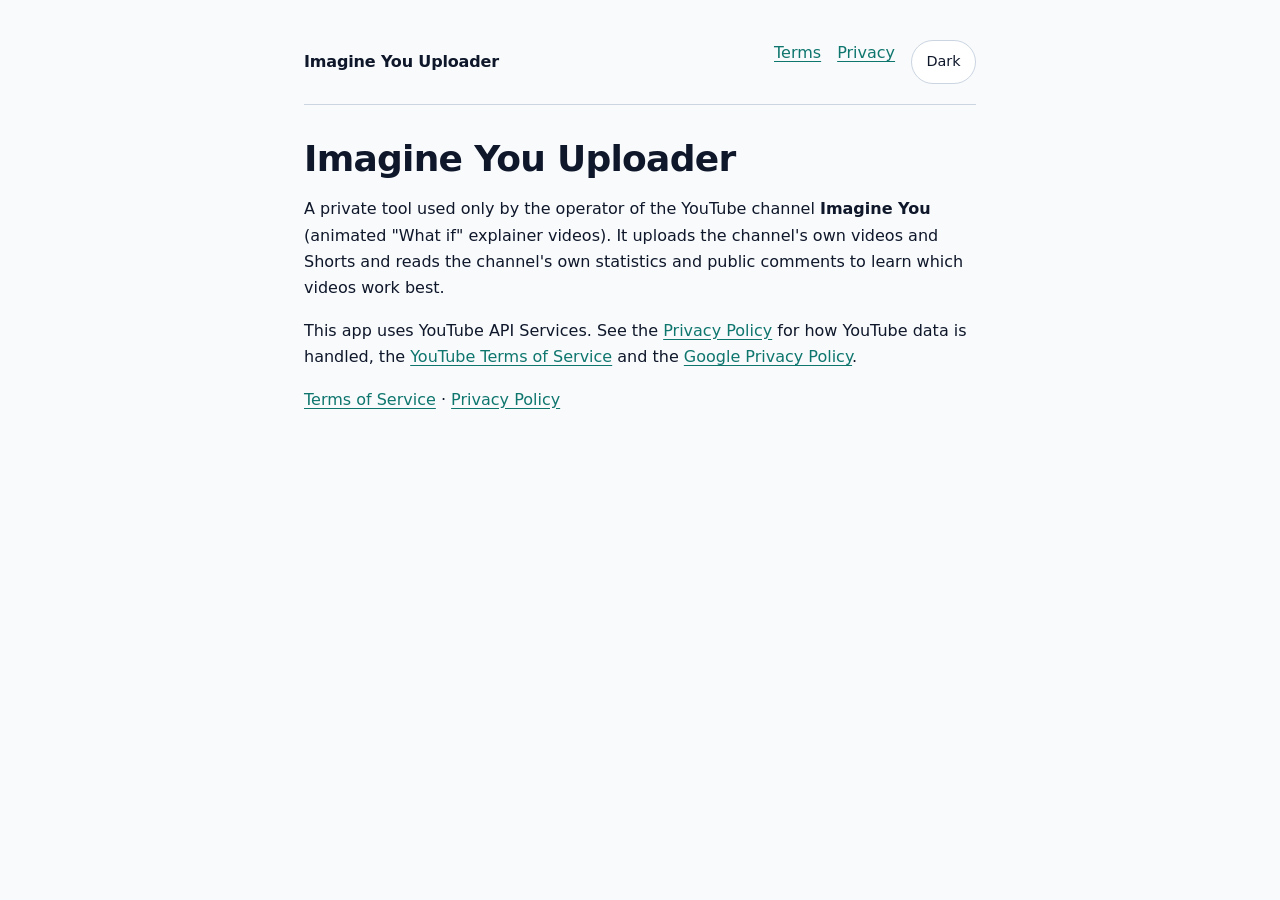
<file: index.html>
<!doctype html>
<html lang="en">
<head>
  <meta charset="utf-8">
  <meta name="viewport" content="width=device-width, initial-scale=1">
  <title>Imagine You Uploader</title>
  <meta name="description" content="Imagine You Uploader is a private tool that uploads the operator's own animated videos to the YouTube channel Imagine You and reads that channel's own statistics.">
  <link rel="stylesheet" href="style.css">
  <script src="theme.js"></script>
</head>
<body>
  <div class="wrap">
    <header>
      <span class="brand">Imagine You Uploader</span>
      <nav aria-label="Legal pages">
        <a href="terms.html">Terms</a>
        <a href="privacy.html">Privacy</a>
        <button class="theme" type="button">Dark</button>
      </nav>
    </header>
    <main>
      <h1>Imagine You Uploader</h1>
      <p>A private tool used only by the operator of the YouTube channel <strong>Imagine You</strong> (animated "What if" explainer videos). It uploads the channel's own videos and Shorts and reads the channel's own statistics and public comments to learn which videos work best.</p>
      <p>This app uses YouTube API Services. See the <a href="privacy.html">Privacy Policy</a> for how YouTube data is handled, the <a href="https://www.youtube.com/t/terms" rel="noopener">YouTube Terms of Service</a> and the <a href="https://policies.google.com/privacy" rel="noopener">Google Privacy Policy</a>.</p>
      <p><a href="terms.html">Terms of Service</a> · <a href="privacy.html">Privacy Policy</a></p>
    </main>
  </div>
</body>
</html>
</file>
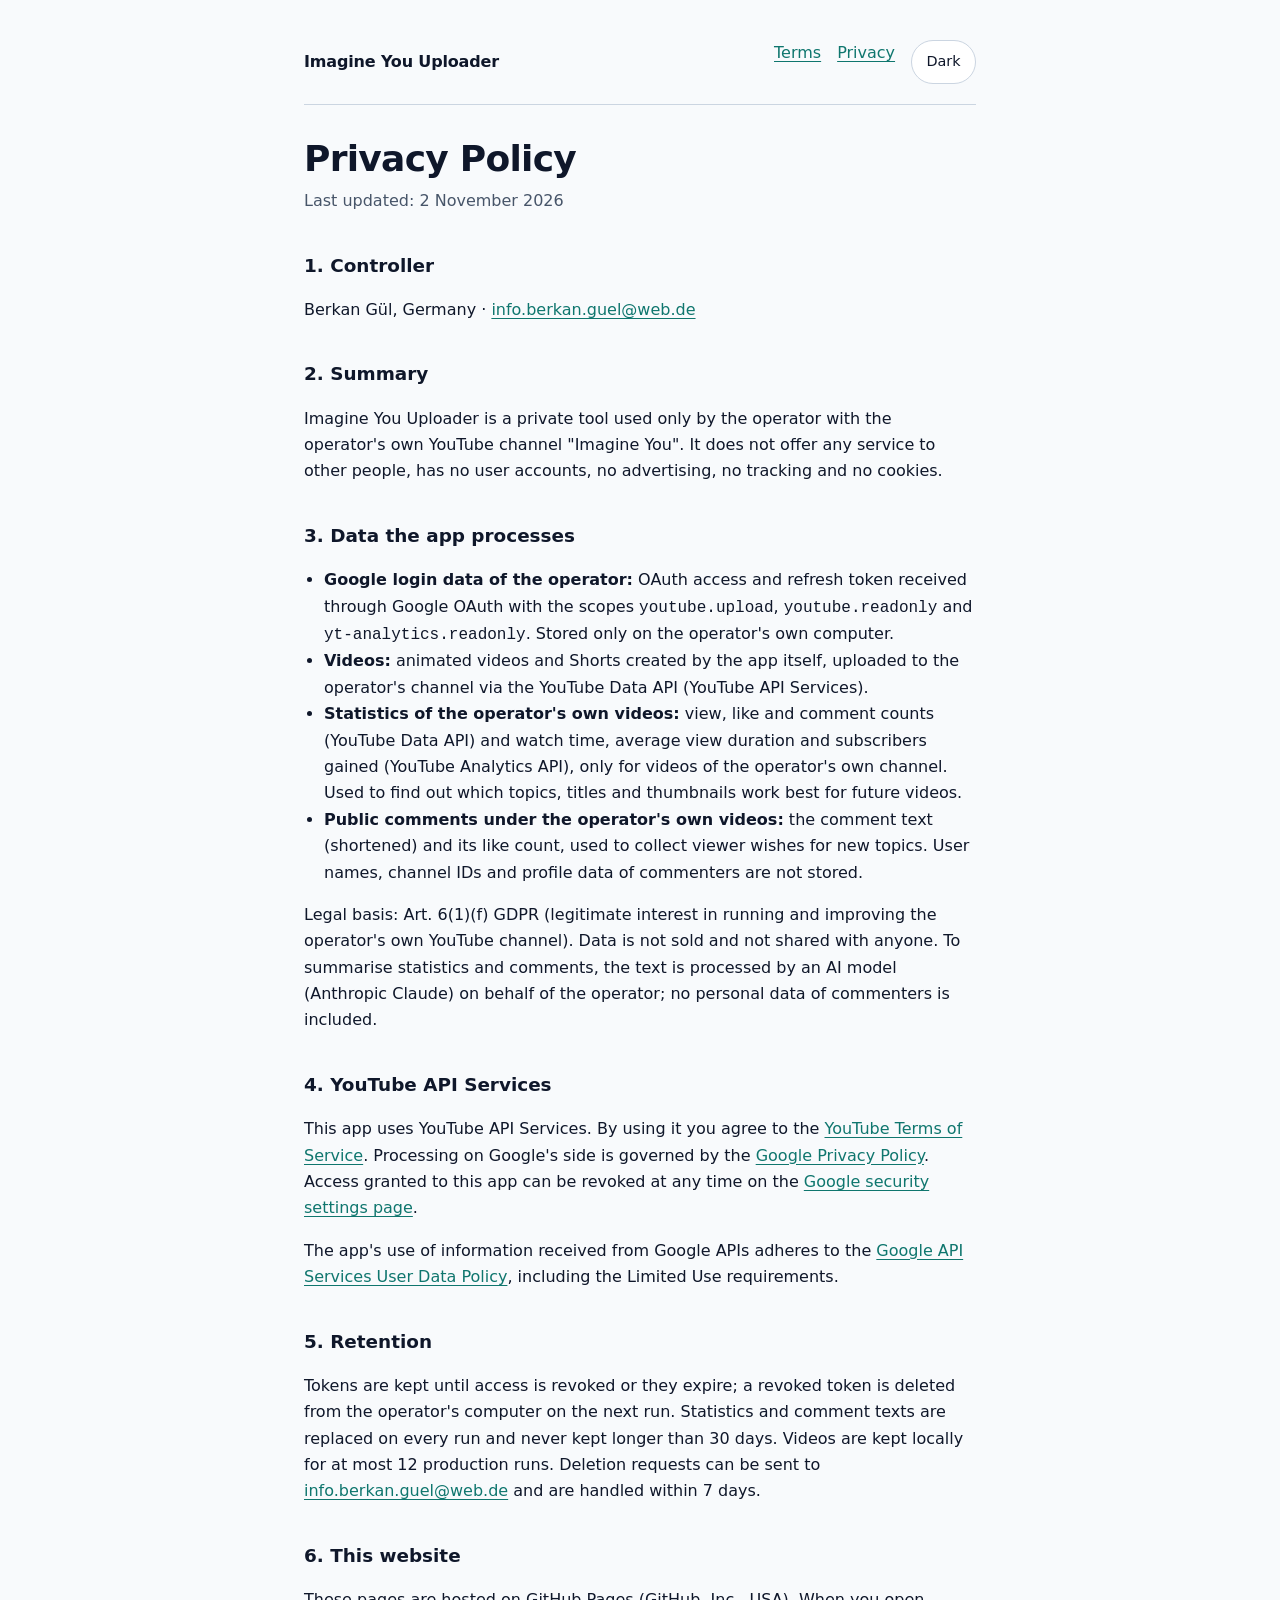
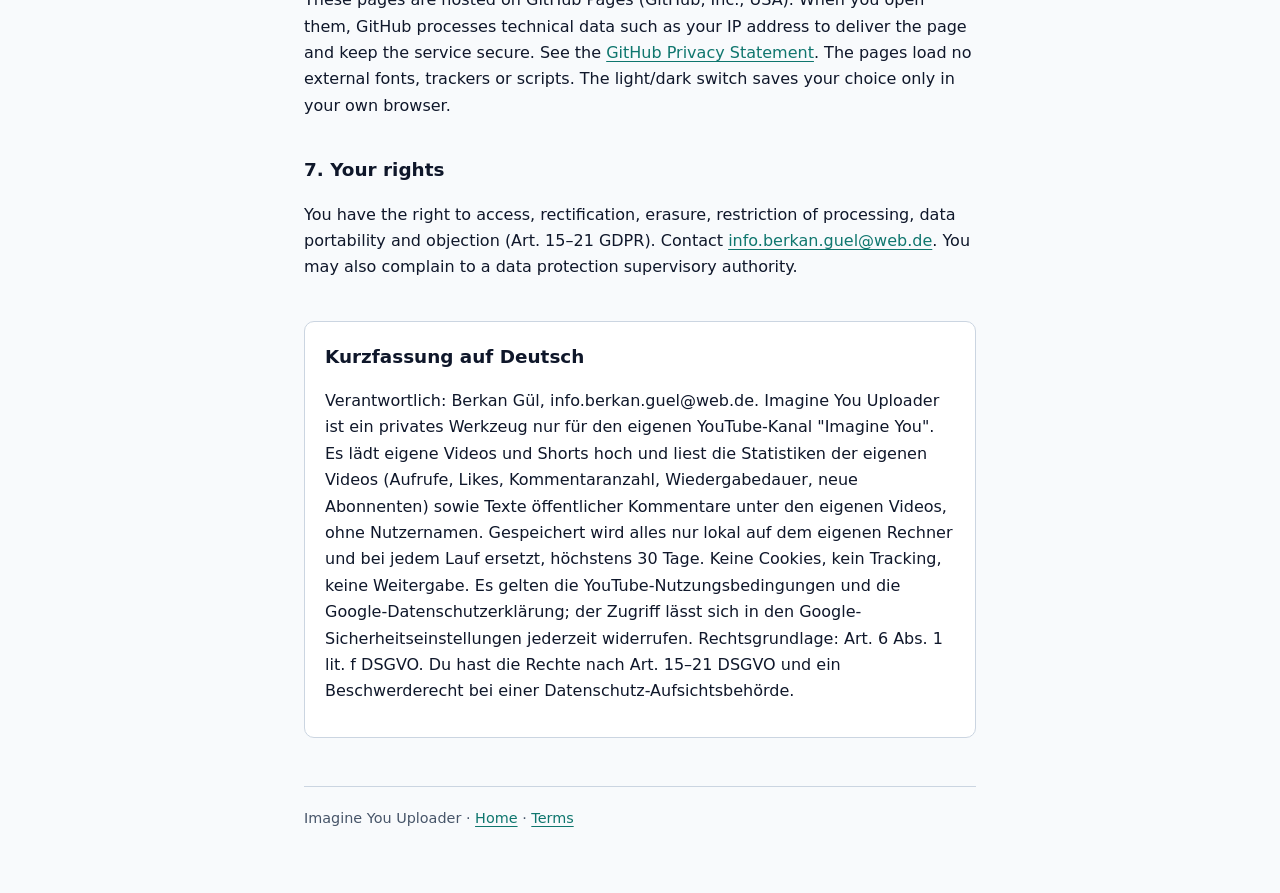
<file: privacy.html>
<!doctype html>
<html lang="en">
<head>
  <meta charset="utf-8">
  <meta name="viewport" content="width=device-width, initial-scale=1">
  <title>Privacy Policy – Imagine You Uploader</title>
  <meta name="description" content="Privacy Policy for Imagine You Uploader, a private tool that uploads the operator's own videos to the YouTube channel Imagine You and reads that channel's own statistics.">
  <link rel="stylesheet" href="style.css">
  <script src="theme.js"></script>
</head>
<body>
  <div class="wrap">
    <header>
      <span class="brand">Imagine You Uploader</span>
      <nav aria-label="Legal pages">
        <a href="terms.html">Terms</a>
        <a href="privacy.html" aria-current="page">Privacy</a>
        <button class="theme" type="button">Dark</button>
      </nav>
    </header>

    <main>
      <h1>Privacy Policy</h1>
      <p class="meta">Last updated: 2 November 2026</p>

      <h2>1. Controller</h2>
      <p>Berkan Gül, Germany · <a href="mailto:info.berkan.guel@web.de">info.berkan.guel@web.de</a></p>

      <h2>2. Summary</h2>
      <p>Imagine You Uploader is a private tool used only by the operator with the operator's own YouTube channel "Imagine You". It does not offer any service to other people, has no user accounts, no advertising, no tracking and no cookies.</p>

      <h2>3. Data the app processes</h2>
      <ul>
        <li><strong>Google login data of the operator:</strong> OAuth access and refresh token received through Google OAuth with the scopes <code>youtube.upload</code>, <code>youtube.readonly</code> and <code>yt-analytics.readonly</code>. Stored only on the operator's own computer.</li>
        <li><strong>Videos:</strong> animated videos and Shorts created by the app itself, uploaded to the operator's channel via the YouTube Data API (YouTube API Services).</li>
        <li><strong>Statistics of the operator's own videos:</strong> view, like and comment counts (YouTube Data API) and watch time, average view duration and subscribers gained (YouTube Analytics API), only for videos of the operator's own channel. Used to find out which topics, titles and thumbnails work best for future videos.</li>
        <li><strong>Public comments under the operator's own videos:</strong> the comment text (shortened) and its like count, used to collect viewer wishes for new topics. User names, channel IDs and profile data of commenters are not stored.</li>
      </ul>
      <p>Legal basis: Art. 6(1)(f) GDPR (legitimate interest in running and improving the operator's own YouTube channel). Data is not sold and not shared with anyone. To summarise statistics and comments, the text is processed by an AI model (Anthropic Claude) on behalf of the operator; no personal data of commenters is included.</p>

      <h2>4. YouTube API Services</h2>
      <p>This app uses YouTube API Services. By using it you agree to the <a href="https://www.youtube.com/t/terms" rel="noopener">YouTube Terms of Service</a>. Processing on Google's side is governed by the <a href="https://policies.google.com/privacy" rel="noopener">Google Privacy Policy</a>. Access granted to this app can be revoked at any time on the <a href="https://security.google.com/settings/security/permissions" rel="noopener">Google security settings page</a>.</p>
      <p>The app's use of information received from Google APIs adheres to the <a href="https://developers.google.com/terms/api-services-user-data-policy" rel="noopener">Google API Services User Data Policy</a>, including the Limited Use requirements.</p>

      <h2>5. Retention</h2>
      <p>Tokens are kept until access is revoked or they expire; a revoked token is deleted from the operator's computer on the next run. Statistics and comment texts are replaced on every run and never kept longer than 30 days. Videos are kept locally for at most 12 production runs. Deletion requests can be sent to <a href="mailto:info.berkan.guel@web.de">info.berkan.guel@web.de</a> and are handled within 7 days.</p>

      <h2>6. This website</h2>
      <p>These pages are hosted on GitHub Pages (GitHub, Inc., USA). When you open them, GitHub processes technical data such as your IP address to deliver the page and keep the service secure. See the <a href="https://docs.github.com/en/site-policy/privacy-policies/github-general-privacy-statement" rel="noopener">GitHub Privacy Statement</a>. The pages load no external fonts, trackers or scripts. The light/dark switch saves your choice only in your own browser.</p>

      <h2>7. Your rights</h2>
      <p>You have the right to access, rectification, erasure, restriction of processing, data portability and objection (Art. 15–21 GDPR). Contact <a href="mailto:info.berkan.guel@web.de">info.berkan.guel@web.de</a>. You may also complain to a data protection supervisory authority.</p>

      <section class="lang" lang="de">
        <h2>Kurzfassung auf Deutsch</h2>
        <p>Verantwortlich: Berkan Gül, info.berkan.guel@web.de. Imagine You Uploader ist ein privates Werkzeug nur für den eigenen YouTube-Kanal "Imagine You". Es lädt eigene Videos und Shorts hoch und liest die Statistiken der eigenen Videos (Aufrufe, Likes, Kommentaranzahl, Wiedergabedauer, neue Abonnenten) sowie Texte öffentlicher Kommentare unter den eigenen Videos, ohne Nutzernamen. Gespeichert wird alles nur lokal auf dem eigenen Rechner und bei jedem Lauf ersetzt, höchstens 30 Tage. Keine Cookies, kein Tracking, keine Weitergabe. Es gelten die YouTube-Nutzungsbedingungen und die Google-Datenschutzerklärung; der Zugriff lässt sich in den Google-Sicherheitseinstellungen jederzeit widerrufen. Rechtsgrundlage: Art. 6 Abs. 1 lit. f DSGVO. Du hast die Rechte nach Art. 15–21 DSGVO und ein Beschwerderecht bei einer Datenschutz-Aufsichtsbehörde.</p>
      </section>
    </main>
    <footer>Imagine You Uploader · <a href="index.html">Home</a> · <a href="terms.html">Terms</a></footer>
  </div>
</body>
</html>
</file>
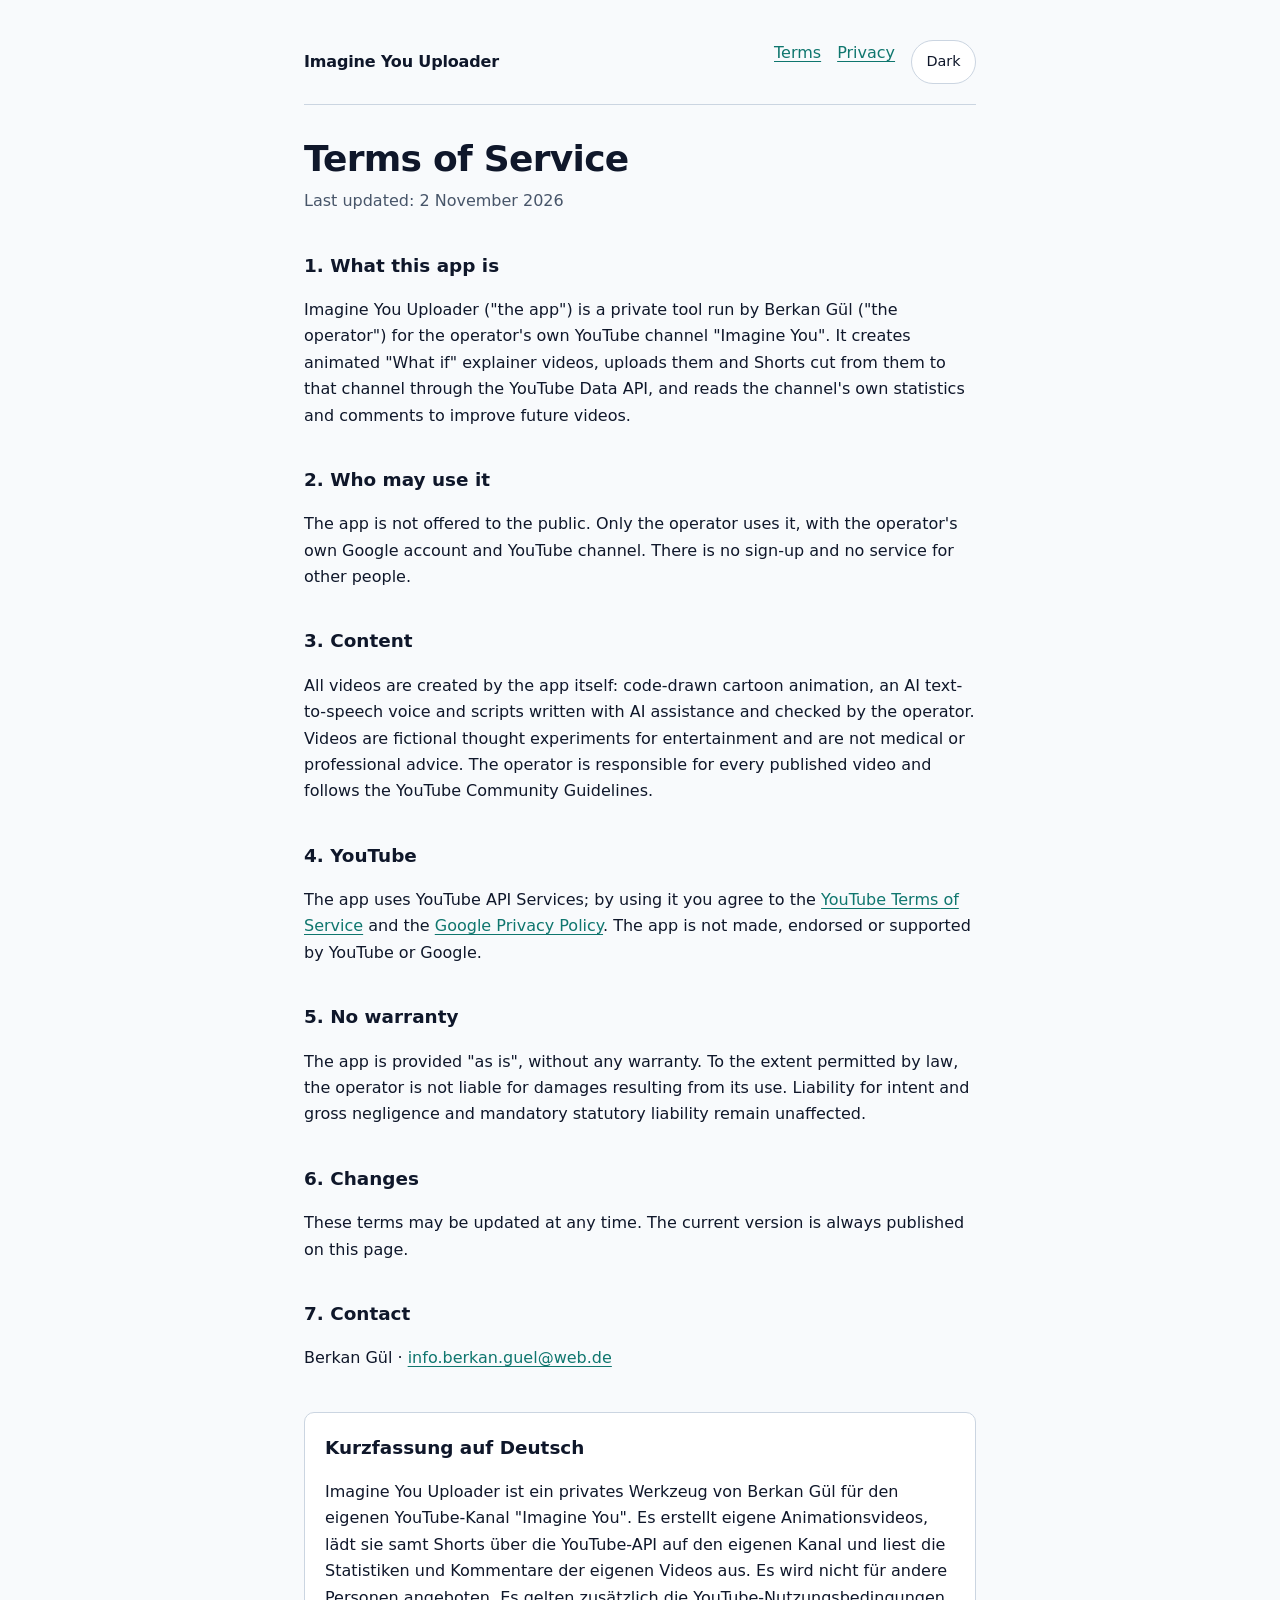
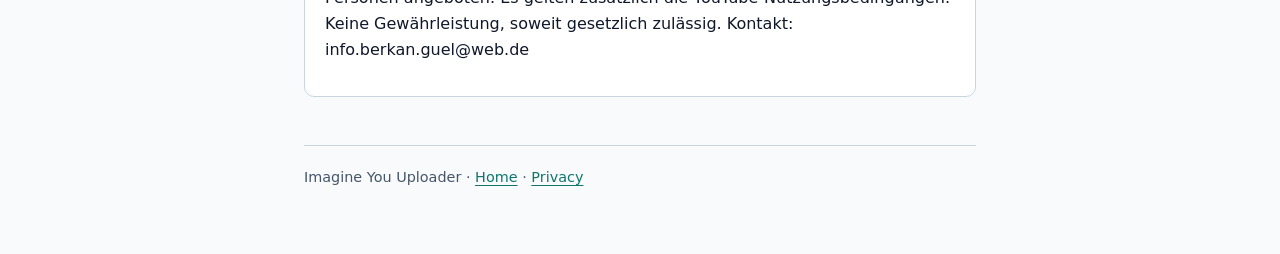
<file: terms.html>
<!doctype html>
<html lang="en">
<head>
  <meta charset="utf-8">
  <meta name="viewport" content="width=device-width, initial-scale=1">
  <title>Terms of Service – Imagine You Uploader</title>
  <meta name="description" content="Terms of Service for Imagine You Uploader, a private tool for the YouTube channel Imagine You.">
  <link rel="stylesheet" href="style.css">
  <script src="theme.js"></script>
</head>
<body>
  <div class="wrap">
    <header>
      <span class="brand">Imagine You Uploader</span>
      <nav aria-label="Legal pages">
        <a href="terms.html" aria-current="page">Terms</a>
        <a href="privacy.html">Privacy</a>
        <button class="theme" type="button">Dark</button>
      </nav>
    </header>

    <main>
      <h1>Terms of Service</h1>
      <p class="meta">Last updated: 2 November 2026</p>

      <h2>1. What this app is</h2>
      <p>Imagine You Uploader ("the app") is a private tool run by Berkan Gül ("the operator") for the operator's own YouTube channel "Imagine You". It creates animated "What if" explainer videos, uploads them and Shorts cut from them to that channel through the YouTube Data API, and reads the channel's own statistics and comments to improve future videos.</p>

      <h2>2. Who may use it</h2>
      <p>The app is not offered to the public. Only the operator uses it, with the operator's own Google account and YouTube channel. There is no sign-up and no service for other people.</p>

      <h2>3. Content</h2>
      <p>All videos are created by the app itself: code-drawn cartoon animation, an AI text-to-speech voice and scripts written with AI assistance and checked by the operator. Videos are fictional thought experiments for entertainment and are not medical or professional advice. The operator is responsible for every published video and follows the YouTube Community Guidelines.</p>

      <h2>4. YouTube</h2>
      <p>The app uses YouTube API Services; by using it you agree to the <a href="https://www.youtube.com/t/terms" rel="noopener">YouTube Terms of Service</a> and the <a href="https://policies.google.com/privacy" rel="noopener">Google Privacy Policy</a>. The app is not made, endorsed or supported by YouTube or Google.</p>

      <h2>5. No warranty</h2>
      <p>The app is provided "as is", without any warranty. To the extent permitted by law, the operator is not liable for damages resulting from its use. Liability for intent and gross negligence and mandatory statutory liability remain unaffected.</p>

      <h2>6. Changes</h2>
      <p>These terms may be updated at any time. The current version is always published on this page.</p>

      <h2>7. Contact</h2>
      <p>Berkan Gül · <a href="mailto:info.berkan.guel@web.de">info.berkan.guel@web.de</a></p>

      <section class="lang" lang="de">
        <h2>Kurzfassung auf Deutsch</h2>
        <p>Imagine You Uploader ist ein privates Werkzeug von Berkan Gül für den eigenen YouTube-Kanal "Imagine You". Es erstellt eigene Animationsvideos, lädt sie samt Shorts über die YouTube-API auf den eigenen Kanal und liest die Statistiken und Kommentare der eigenen Videos aus. Es wird nicht für andere Personen angeboten. Es gelten zusätzlich die YouTube-Nutzungsbedingungen. Keine Gewährleistung, soweit gesetzlich zulässig. Kontakt: info.berkan.guel@web.de</p>
      </section>
    </main>
    <footer>Imagine You Uploader · <a href="index.html">Home</a> · <a href="privacy.html">Privacy</a></footer>
  </div>
</body>
</html>
</file>
<file: style.css>
:root {
  --bg: #f8fafc;
  --fg: #0f172a;
  --muted: #475569;
  --border: #cbd5e1;
  --accent: #0f766e;
  --card: #ffffff;
  color-scheme: light;
}
@media (prefers-color-scheme: dark) {
  :root:not([data-theme="light"]) {
    --bg: #0b1120;
    --fg: #e2e8f0;
    --muted: #94a3b8;
    --border: #1e293b;
    --accent: #5eead4;
    --card: #111827;
    color-scheme: dark;
  }
}
:root[data-theme="dark"] {
  --bg: #0b1120;
  --fg: #e2e8f0;
  --muted: #94a3b8;
  --border: #1e293b;
  --accent: #5eead4;
  --card: #111827;
  color-scheme: dark;
}

* { box-sizing: border-box; }
html { -webkit-text-size-adjust: 100%; }
body {
  margin: 0;
  background: var(--bg);
  color: var(--fg);
  font: 400 1rem/1.65 system-ui, -apple-system, "Segoe UI", Roboto, "Helvetica Neue", Arial, sans-serif;
}
.wrap { max-width: 44rem; margin: 0 auto; padding: 2.5rem 1rem 4rem; }
header {
  display: flex; align-items: center; justify-content: space-between; gap: 1rem;
  padding-bottom: 1.25rem; border-bottom: 1px solid var(--border); margin-bottom: 2rem;
}
.brand { font-weight: 700; letter-spacing: -0.01em; }
nav { display: flex; gap: 1rem; flex-wrap: wrap; }
a { color: var(--accent); text-underline-offset: 3px; }
a:focus-visible, button:focus-visible { outline: 2px solid var(--accent); outline-offset: 3px; border-radius: 4px; }
h1 { font-size: clamp(1.75rem, 4vw, 2.25rem); line-height: 1.2; margin: 0 0 0.5rem; letter-spacing: -0.02em; text-wrap: balance; }
.meta { color: var(--muted); margin: 0 0 2rem; }
h2 { font-size: 1.15rem; margin: 2.25rem 0 0.5rem; }
p, li { max-width: 68ch; }
ul { padding-left: 1.25rem; }
.lang {
  background: var(--card); border: 1px solid var(--border); border-radius: 10px;
  padding: 1rem 1.25rem; margin: 2.5rem 0 0;
}
.lang h2 { margin-top: 0.25rem; }
footer { margin-top: 3rem; padding-top: 1.25rem; border-top: 1px solid var(--border); color: var(--muted); font-size: 0.9rem; }
.theme {
  min-width: 44px; min-height: 44px; border: 1px solid var(--border); border-radius: 999px;
  background: var(--card); color: var(--fg); cursor: pointer; font: inherit; font-size: 0.9rem; padding: 0 0.9rem;
}
</file>
